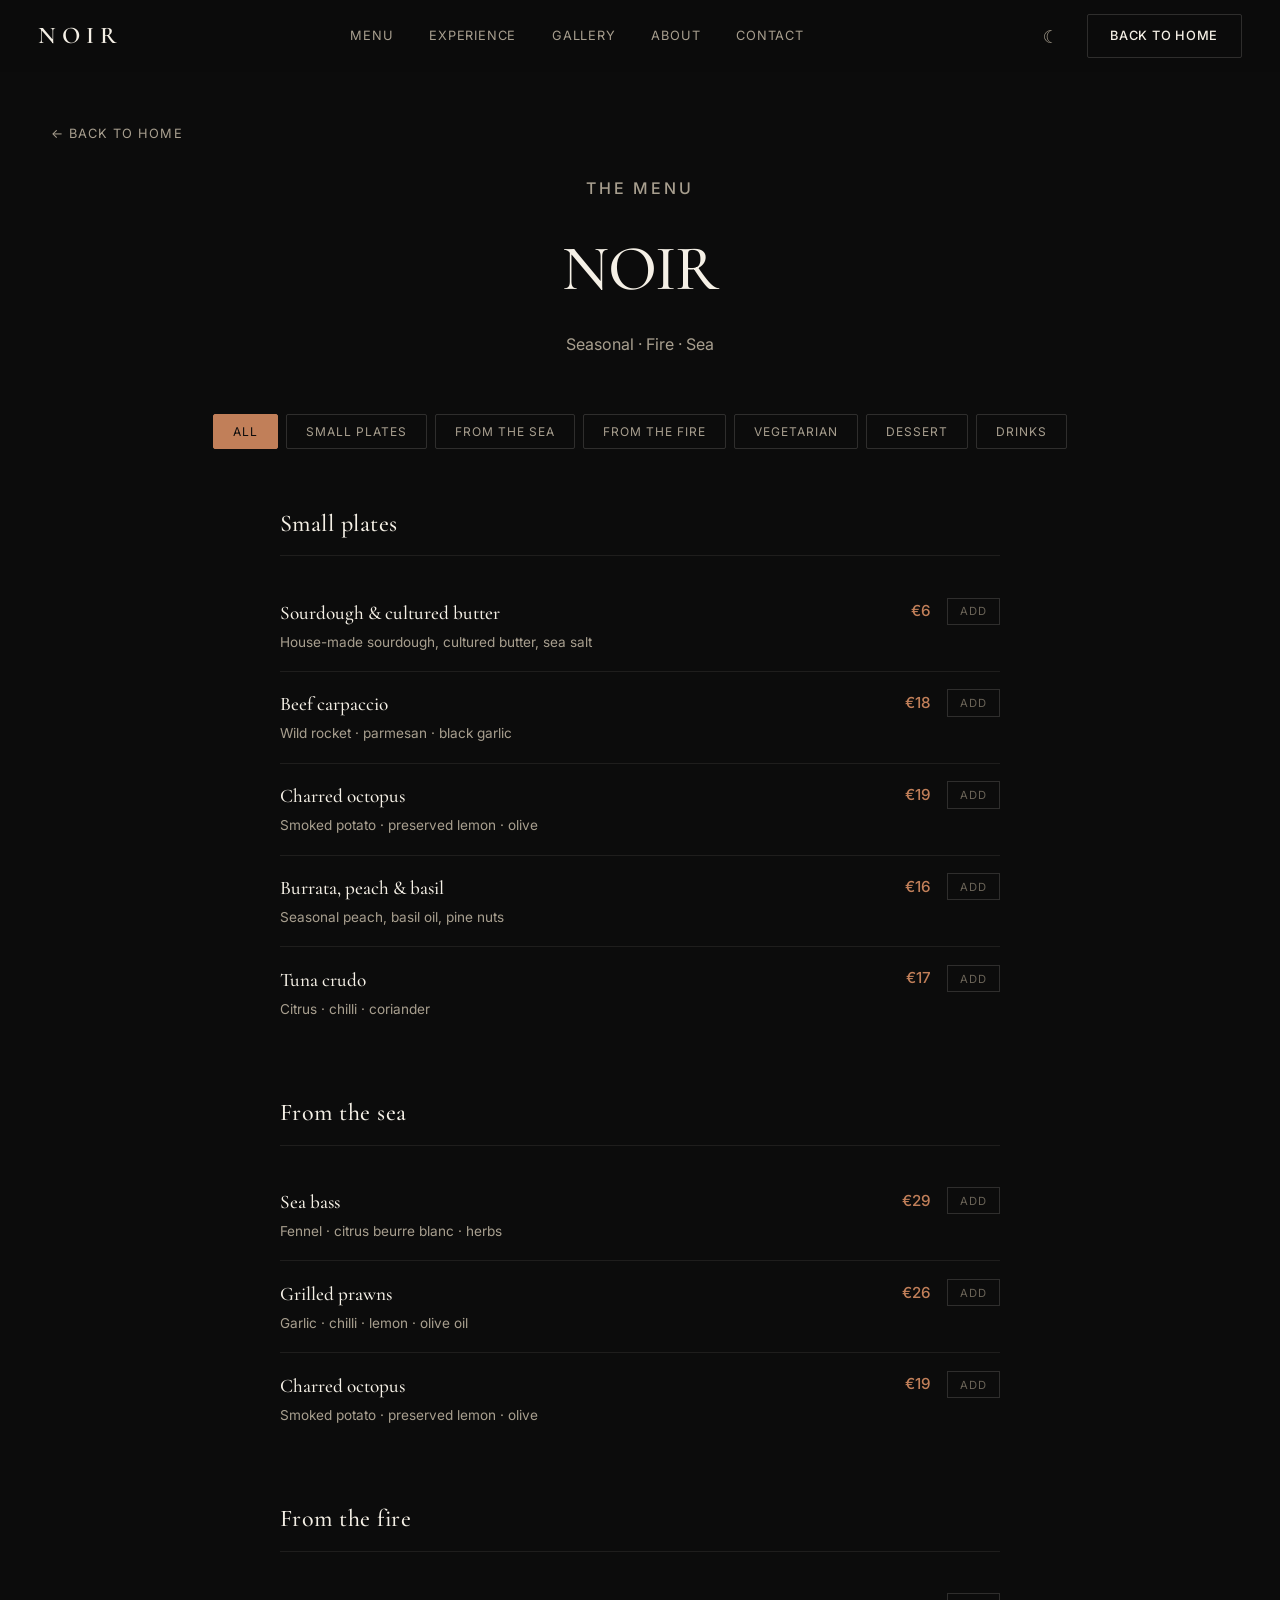
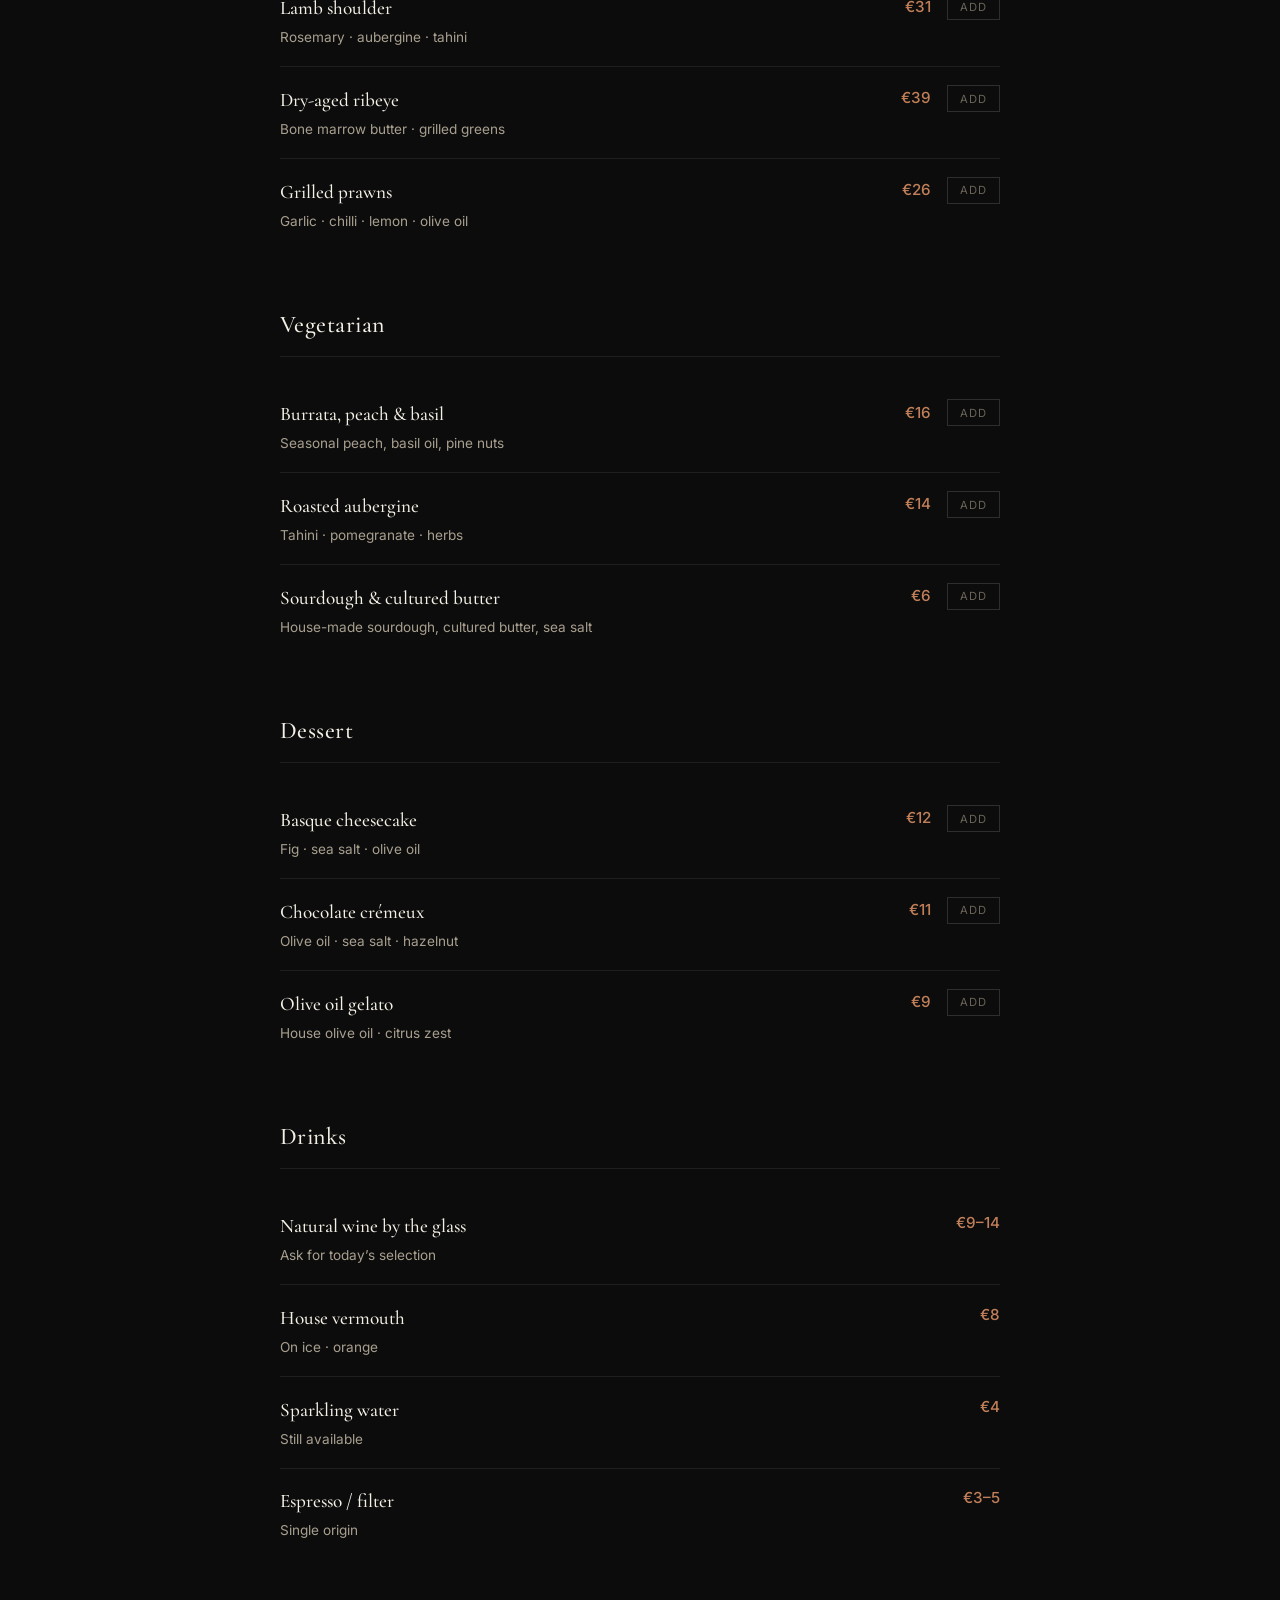
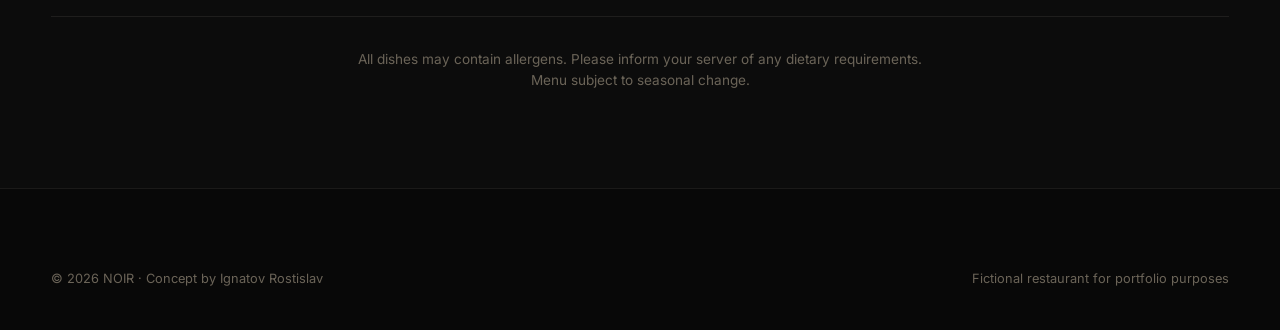
<file: menu.html>
<!DOCTYPE html>
<html lang="en">
<head>
  <meta charset="UTF-8">
  <meta name="viewport" content="width=device-width, initial-scale=1.0">
  <title>Menu — NOIR</title>
  <meta name="description" content="Full menu of NOIR — modern Mediterranean cuisine in Tallinn.">
  <link rel="preconnect" href="https://fonts.googleapis.com">
  <link rel="preconnect" href="https://fonts.gstatic.com" crossorigin>
  <link href="https://fonts.googleapis.com/css2?family=Cormorant+Garamond:ital,wght@0,400;0,500;0,600;0,700;1,400&family=Inter:wght@300;400;500;600&display=swap" rel="stylesheet">
  <link rel="stylesheet" href="styles.css">
  <style>
    .menu-page {
      padding-top: calc(var(--header-h) + 3rem);
      padding-bottom: 6rem;
      min-height: 100vh;
    }

    .menu-hero {
      text-align: center;
      margin-bottom: 3.5rem;
    }

    .menu-hero h1 {
      font-family: var(--font-serif);
      font-size: clamp(2.5rem, 6vw, 4rem);
      font-weight: 500;
      letter-spacing: -0.02em;
      margin-bottom: 0.75rem;
    }

    .menu-hero p {
      color: var(--text-muted);
      font-size: 1rem;
    }

    .menu-filters {
      display: flex;
      flex-wrap: wrap;
      gap: 0.5rem;
      justify-content: center;
      margin-bottom: 3.5rem;
      padding: 0 1rem;
    }

    .filter-btn {
      padding: 0.55rem 1.2rem;
      font-size: 0.75rem;
      letter-spacing: 0.08em;
      text-transform: uppercase;
      border: 1px solid var(--border-strong);
      color: var(--text-muted);
      transition: all 0.3s;
      border-radius: var(--radius);
    }

    .filter-btn:hover {
      border-color: var(--accent);
      color: var(--text);
    }

    .filter-btn.active {
      background: var(--accent);
      border-color: var(--accent);
      color: #0c0c0c;
    }

    .menu-sections {
      width: min(720px, 92%);
      margin: 0 auto;
    }

    .menu-section {
      margin-bottom: 3.5rem;
    }

    .menu-section.hidden {
      display: none;
    }

    .menu-section h2 {
      font-family: var(--font-serif);
      font-size: 1.5rem;
      font-weight: 500;
      margin-bottom: 1.5rem;
      padding-bottom: 0.75rem;
      border-bottom: 1px solid var(--border);
      letter-spacing: 0.02em;
    }

    .menu-item {
      display: flex;
      justify-content: space-between;
      align-items: flex-start;
      gap: 1.5rem;
      padding: 1.1rem 0;
      border-bottom: 1px solid var(--border);
      transition: background 0.3s;
    }

    .menu-item:last-child {
      border-bottom: none;
    }

    .menu-item-info h3 {
      font-family: var(--font-serif);
      font-size: 1.2rem;
      font-weight: 500;
      margin-bottom: 0.2rem;
    }

    .menu-item-info p {
      font-size: 0.85rem;
      color: var(--text-muted);
    }

    .menu-item-right {
      display: flex;
      align-items: center;
      gap: 1rem;
      flex-shrink: 0;
    }

    .menu-item-price {
      font-size: 0.95rem;
      font-weight: 500;
      color: var(--accent);
      min-width: 3rem;
      text-align: right;
    }

    .menu-add {
      font-size: 0.7rem;
      letter-spacing: 0.08em;
      text-transform: uppercase;
      color: var(--text-dim);
      border: 1px solid var(--border-strong);
      padding: 0.35rem 0.75rem;
      transition: all 0.25s;
    }

    .menu-add:hover {
      background: var(--accent);
      border-color: var(--accent);
      color: #0c0c0c;
    }

    .back-home {
      display: inline-flex;
      align-items: center;
      gap: 0.5rem;
      font-size: 0.8rem;
      letter-spacing: 0.08em;
      text-transform: uppercase;
      color: var(--text-muted);
      margin-bottom: 2rem;
      transition: color 0.3s;
    }

    .back-home:hover {
      color: var(--accent);
    }

    .menu-note {
      text-align: center;
      color: var(--text-dim);
      font-size: 0.85rem;
      margin-top: 3rem;
      padding-top: 2rem;
      border-top: 1px solid var(--border);
    }
  </style>
</head>
<body>
  <header class="header scrolled" id="header">
    <div class="header-inner">
      <a href="index.html" class="logo">NOIR</a>
      <nav class="nav">
        <a href="index.html#menu" class="nav-link">Menu</a>
        <a href="index.html#experience" class="nav-link">Experience</a>
        <a href="index.html#gallery" class="nav-link">Gallery</a>
        <a href="index.html#about" class="nav-link">About</a>
        <a href="index.html#contact" class="nav-link">Contact</a>
      </nav>
      <div class="header-actions">
        <button class="theme-toggle" id="themeToggle" aria-label="Toggle theme">
          <span class="theme-icon">☾</span>
        </button>
        <a href="index.html" class="btn btn-outline reserve-btn">Back to home</a>
        <button class="menu-toggle" id="menuToggle" aria-label="Menu">
          <span></span><span></span><span></span>
        </button>
      </div>
    </div>
  </header>

  <div class="mobile-nav" id="mobileNav">
    <nav>
      <a href="index.html" class="mobile-link">Home</a>
      <a href="index.html#menu" class="mobile-link">Menu</a>
      <a href="index.html#experience" class="mobile-link">Experience</a>
      <a href="index.html#contact" class="mobile-link">Contact</a>
    </nav>
  </div>

  <main class="menu-page">
    <div class="container">
      <a href="index.html" class="back-home">← Back to home</a>

      <div class="menu-hero">
        <p class="section-eyebrow">The menu</p>
        <h1>NOIR</h1>
        <p>Seasonal · Fire · Sea</p>
      </div>

      <div class="menu-filters" id="menuFilters">
        <button class="filter-btn active" data-filter="all">All</button>
        <button class="filter-btn" data-filter="small">Small plates</button>
        <button class="filter-btn" data-filter="sea">From the sea</button>
        <button class="filter-btn" data-filter="fire">From the fire</button>
        <button class="filter-btn" data-filter="veg">Vegetarian</button>
        <button class="filter-btn" data-filter="dessert">Dessert</button>
        <button class="filter-btn" data-filter="drinks">Drinks</button>
      </div>

      <div class="menu-sections" id="menuSections">
        <section class="menu-section" data-category="small">
          <h2>Small plates</h2>
          <div class="menu-item">
            <div class="menu-item-info">
              <h3>Sourdough & cultured butter</h3>
              <p>House-made sourdough, cultured butter, sea salt</p>
            </div>
            <div class="menu-item-right">
              <span class="menu-item-price">€6</span>
              <button class="menu-add" data-name="Sourdough & cultured butter" data-price="6">Add</button>
            </div>
          </div>
          <div class="menu-item">
            <div class="menu-item-info">
              <h3>Beef carpaccio</h3>
              <p>Wild rocket · parmesan · black garlic</p>
            </div>
            <div class="menu-item-right">
              <span class="menu-item-price">€18</span>
              <button class="menu-add" data-name="Beef Carpaccio" data-price="18">Add</button>
            </div>
          </div>
          <div class="menu-item">
            <div class="menu-item-info">
              <h3>Charred octopus</h3>
              <p>Smoked potato · preserved lemon · olive</p>
            </div>
            <div class="menu-item-right">
              <span class="menu-item-price">€19</span>
              <button class="menu-add" data-name="Charred Octopus" data-price="19">Add</button>
            </div>
          </div>
          <div class="menu-item">
            <div class="menu-item-info">
              <h3>Burrata, peach & basil</h3>
              <p>Seasonal peach, basil oil, pine nuts</p>
            </div>
            <div class="menu-item-right">
              <span class="menu-item-price">€16</span>
              <button class="menu-add" data-name="Burrata, peach & basil" data-price="16">Add</button>
            </div>
          </div>
          <div class="menu-item">
            <div class="menu-item-info">
              <h3>Tuna crudo</h3>
              <p>Citrus · chilli · coriander</p>
            </div>
            <div class="menu-item-right">
              <span class="menu-item-price">€17</span>
              <button class="menu-add" data-name="Tuna crudo" data-price="17">Add</button>
            </div>
          </div>
        </section>

        <section class="menu-section" data-category="sea">
          <h2>From the sea</h2>
          <div class="menu-item">
            <div class="menu-item-info">
              <h3>Sea bass</h3>
              <p>Fennel · citrus beurre blanc · herbs</p>
            </div>
            <div class="menu-item-right">
              <span class="menu-item-price">€29</span>
              <button class="menu-add" data-name="Sea Bass" data-price="29">Add</button>
            </div>
          </div>
          <div class="menu-item">
            <div class="menu-item-info">
              <h3>Grilled prawns</h3>
              <p>Garlic · chilli · lemon · olive oil</p>
            </div>
            <div class="menu-item-right">
              <span class="menu-item-price">€26</span>
              <button class="menu-add" data-name="Grilled prawns" data-price="26">Add</button>
            </div>
          </div>
          <div class="menu-item">
            <div class="menu-item-info">
              <h3>Charred octopus</h3>
              <p>Smoked potato · preserved lemon · olive</p>
            </div>
            <div class="menu-item-right">
              <span class="menu-item-price">€19</span>
              <button class="menu-add" data-name="Charred Octopus" data-price="19">Add</button>
            </div>
          </div>
        </section>

        <section class="menu-section" data-category="fire">
          <h2>From the fire</h2>
          <div class="menu-item">
            <div class="menu-item-info">
              <h3>Lamb shoulder</h3>
              <p>Rosemary · aubergine · tahini</p>
            </div>
            <div class="menu-item-right">
              <span class="menu-item-price">€31</span>
              <button class="menu-add" data-name="Lamb Shoulder" data-price="31">Add</button>
            </div>
          </div>
          <div class="menu-item">
            <div class="menu-item-info">
              <h3>Dry-aged ribeye</h3>
              <p>Bone marrow butter · grilled greens</p>
            </div>
            <div class="menu-item-right">
              <span class="menu-item-price">€39</span>
              <button class="menu-add" data-name="Dry-aged ribeye" data-price="39">Add</button>
            </div>
          </div>
          <div class="menu-item">
            <div class="menu-item-info">
              <h3>Grilled prawns</h3>
              <p>Garlic · chilli · lemon · olive oil</p>
            </div>
            <div class="menu-item-right">
              <span class="menu-item-price">€26</span>
              <button class="menu-add" data-name="Grilled prawns" data-price="26">Add</button>
            </div>
          </div>
        </section>

        <section class="menu-section" data-category="veg">
          <h2>Vegetarian</h2>
          <div class="menu-item">
            <div class="menu-item-info">
              <h3>Burrata, peach & basil</h3>
              <p>Seasonal peach, basil oil, pine nuts</p>
            </div>
            <div class="menu-item-right">
              <span class="menu-item-price">€16</span>
              <button class="menu-add" data-name="Burrata, peach & basil" data-price="16">Add</button>
            </div>
          </div>
          <div class="menu-item">
            <div class="menu-item-info">
              <h3>Roasted aubergine</h3>
              <p>Tahini · pomegranate · herbs</p>
            </div>
            <div class="menu-item-right">
              <span class="menu-item-price">€14</span>
              <button class="menu-add" data-name="Roasted aubergine" data-price="14">Add</button>
            </div>
          </div>
          <div class="menu-item">
            <div class="menu-item-info">
              <h3>Sourdough & cultured butter</h3>
              <p>House-made sourdough, cultured butter, sea salt</p>
            </div>
            <div class="menu-item-right">
              <span class="menu-item-price">€6</span>
              <button class="menu-add" data-name="Sourdough & cultured butter" data-price="6">Add</button>
            </div>
          </div>
        </section>

        <section class="menu-section" data-category="dessert">
          <h2>Dessert</h2>
          <div class="menu-item">
            <div class="menu-item-info">
              <h3>Basque cheesecake</h3>
              <p>Fig · sea salt · olive oil</p>
            </div>
            <div class="menu-item-right">
              <span class="menu-item-price">€12</span>
              <button class="menu-add" data-name="Basque Cheesecake" data-price="12">Add</button>
            </div>
          </div>
          <div class="menu-item">
            <div class="menu-item-info">
              <h3>Chocolate crémeux</h3>
              <p>Olive oil · sea salt · hazelnut</p>
            </div>
            <div class="menu-item-right">
              <span class="menu-item-price">€11</span>
              <button class="menu-add" data-name="Chocolate crémeux" data-price="11">Add</button>
            </div>
          </div>
          <div class="menu-item">
            <div class="menu-item-info">
              <h3>Olive oil gelato</h3>
              <p>House olive oil · citrus zest</p>
            </div>
            <div class="menu-item-right">
              <span class="menu-item-price">€9</span>
              <button class="menu-add" data-name="Olive oil gelato" data-price="9">Add</button>
            </div>
          </div>
        </section>

        <section class="menu-section" data-category="drinks">
          <h2>Drinks</h2>
          <div class="menu-item">
            <div class="menu-item-info">
              <h3>Natural wine by the glass</h3>
              <p>Ask for today’s selection</p>
            </div>
            <div class="menu-item-right">
              <span class="menu-item-price">€9–14</span>
            </div>
          </div>
          <div class="menu-item">
            <div class="menu-item-info">
              <h3>House vermouth</h3>
              <p>On ice · orange</p>
            </div>
            <div class="menu-item-right">
              <span class="menu-item-price">€8</span>
            </div>
          </div>
          <div class="menu-item">
            <div class="menu-item-info">
              <h3>Sparkling water</h3>
              <p>Still available</p>
            </div>
            <div class="menu-item-right">
              <span class="menu-item-price">€4</span>
            </div>
          </div>
          <div class="menu-item">
            <div class="menu-item-info">
              <h3>Espresso / filter</h3>
              <p>Single origin</p>
            </div>
            <div class="menu-item-right">
              <span class="menu-item-price">€3–5</span>
            </div>
          </div>
        </section>
      </div>

      <p class="menu-note">All dishes may contain allergens. Please inform your server of any dietary requirements.<br>Menu subject to seasonal change.</p>
    </div>
  </main>

  <footer class="footer">
    <div class="container">
      <div class="footer-bottom" style="border:none; padding-top:0;">
        <p>© 2026 NOIR · Concept by Ignatov Rostislav</p>
        <p class="footer-note">Fictional restaurant for portfolio purposes</p>
      </div>
    </div>
  </footer>

  <script>
    // Theme
    const root = document.documentElement;
    const saved = localStorage.getItem('noir-theme');
    if (saved) root.setAttribute('data-theme', saved);
    const themeToggle = document.getElementById('themeToggle');
    const updateIcon = () => {
      themeToggle.querySelector('.theme-icon').textContent =
        root.getAttribute('data-theme') === 'light' ? '☀' : '☾';
    };
    updateIcon();
    themeToggle.addEventListener('click', () => {
      const next = root.getAttribute('data-theme') === 'light' ? 'dark' : 'light';
      if (next === 'dark') root.removeAttribute('data-theme');
      else root.setAttribute('data-theme', 'light');
      localStorage.setItem('noir-theme', next === 'dark' ? '' : 'light');
      updateIcon();
    });

    // Mobile menu
    const menuToggle = document.getElementById('menuToggle');
    const mobileNav = document.getElementById('mobileNav');
    menuToggle.addEventListener('click', () => {
      mobileNav.classList.toggle('open');
      document.body.style.overflow = mobileNav.classList.contains('open') ? 'hidden' : '';
    });
    mobileNav.querySelectorAll('a').forEach(a => {
      a.addEventListener('click', () => {
        mobileNav.classList.remove('open');
        document.body.style.overflow = '';
      });
    });

    // Filters
    const filterBtns = document.querySelectorAll('.filter-btn');
    const sections = document.querySelectorAll('.menu-section');

    filterBtns.forEach(btn => {
      btn.addEventListener('click', () => {
        filterBtns.forEach(b => b.classList.remove('active'));
        btn.classList.add('active');
        const filter = btn.dataset.filter;
        sections.forEach(sec => {
          if (filter === 'all' || sec.dataset.category === filter) {
            sec.classList.remove('hidden');
          } else {
            sec.classList.add('hidden');
          }
        });
      });
    });

    // Simple add feedback (cart is on main page)
    document.querySelectorAll('.menu-add').forEach(btn => {
      btn.addEventListener('click', () => {
        const orig = btn.textContent;
        btn.textContent = 'Added';
        setTimeout(() => btn.textContent = orig, 1000);
      });
    });
  </script>
</body>
</html>
</file>
<file: styles.css>
/* ============================================
   NOIR — Modern Mediterranean Restaurant
   Dark, refined, spacious
   ============================================ */

:root {
  --bg: #0c0c0c;
  --bg-elevated: #141414;
  --bg-soft: #1a1a1a;
  --text: #f5f0e6;
  --text-muted: #a89f8f;
  --text-dim: #6b6458;
  --accent: #c17f59;          /* terracotta */
  --accent-soft: #d4a574;
  --olive: #8b9a6b;
  --border: rgba(245, 240, 230, 0.08);
  --border-strong: rgba(245, 240, 230, 0.15);
  --font-serif: 'Cormorant Garamond', Georgia, serif;
  --font-sans: 'Inter', system-ui, sans-serif;
  --ease: cubic-bezier(0.25, 0.1, 0.25, 1);
  --ease-out: cubic-bezier(0.16, 1, 0.3, 1);
  --header-h: 72px;
  --radius: 2px;
}

/* Light theme */
[data-theme="light"] {
  --bg: #f7f3eb;
  --bg-elevated: #ffffff;
  --bg-soft: #efe9df;
  --text: #1a1814;
  --text-muted: #5c564c;
  --text-dim: #8a8378;
  --accent: #b56b3f;
  --accent-soft: #c17f59;
  --border: rgba(26, 24, 20, 0.08);
  --border-strong: rgba(26, 24, 20, 0.15);
}

*, *::before, *::after {
  box-sizing: border-box;
  margin: 0;
  padding: 0;
}

html {
  scroll-behavior: smooth;
  font-size: 16px;
}

body {
  font-family: var(--font-sans);
  background: var(--bg);
  color: var(--text);
  line-height: 1.6;
  -webkit-font-smoothing: antialiased;
  overflow-x: hidden;
}

img {
  max-width: 100%;
  display: block;
  object-fit: cover;
}

a {
  color: inherit;
  text-decoration: none;
}

button {
  font-family: inherit;
  cursor: pointer;
  border: none;
  background: none;
  color: inherit;
}

.container {
  width: min(1200px, 92%);
  margin: 0 auto;
}

/* Typography */
.section-eyebrow {
  font-family: var(--font-sans);
  font-size: 0.75rem;
  font-weight: 500;
  letter-spacing: 0.18em;
  text-transform: uppercase;
  color: var(--accent);
  margin-bottom: 1rem;
}

.section-title {
  font-family: var(--font-serif);
  font-weight: 500;
  font-size: clamp(2rem, 4.5vw, 3.25rem);
  line-height: 1.15;
  letter-spacing: -0.02em;
}

/* Buttons */
.btn {
  display: inline-flex;
  align-items: center;
  justify-content: center;
  gap: 0.5rem;
  padding: 0.9rem 1.75rem;
  font-size: 0.8rem;
  font-weight: 500;
  letter-spacing: 0.06em;
  text-transform: uppercase;
  border-radius: var(--radius);
  transition: all 0.35s var(--ease);
  white-space: nowrap;
}

.btn-primary {
  background: var(--accent);
  color: #0c0c0c;
}

.btn-primary:hover {
  background: var(--accent-soft);
  transform: translateY(-1px);
}

.btn-outline {
  border: 1px solid var(--border-strong);
  color: var(--text);
}

.btn-outline:hover {
  border-color: var(--accent);
  color: var(--accent);
}

.btn-ghost {
  color: var(--text);
  border-bottom: 1px solid transparent;
  padding: 0.5rem 0;
}

.btn-ghost:hover {
  border-color: var(--accent);
  color: var(--accent);
}

.btn-full {
  width: 100%;
}

/* ========== LOADER ========== */
.loader {
  position: fixed;
  inset: 0;
  z-index: 9999;
  background: var(--bg);
  display: flex;
  align-items: center;
  justify-content: center;
  transition: opacity 0.6s var(--ease), visibility 0.6s;
}

.loader.hidden {
  opacity: 0;
  visibility: hidden;
  pointer-events: none;
}

.loader-logo {
  font-family: var(--font-serif);
  font-size: 2.5rem;
  letter-spacing: 0.3em;
  display: block;
  margin-bottom: 1.5rem;
  text-align: center;
}

.loader-bar {
  width: 120px;
  height: 1px;
  background: var(--border);
  overflow: hidden;
}

.loader-progress {
  height: 100%;
  width: 0;
  background: var(--accent);
  animation: load 1.2s var(--ease-out) forwards;
}

@keyframes load {
  to { width: 100%; }
}

/* ========== HEADER ========== */
.header {
  position: fixed;
  top: 0;
  left: 0;
  right: 0;
  z-index: 100;
  height: var(--header-h);
  transition: background 0.4s, backdrop-filter 0.4s;
}

.header.scrolled {
  background: rgba(12, 12, 12, 0.85);
  backdrop-filter: blur(16px);
}

[data-theme="light"] .header.scrolled {
  background: rgba(247, 243, 235, 0.9);
}

.header-inner {
  height: 100%;
  width: min(1400px, 94%);
  margin: 0 auto;
  display: flex;
  align-items: center;
  justify-content: space-between;
  gap: 2rem;
}

.logo {
  font-family: var(--font-serif);
  font-size: 1.5rem;
  font-weight: 600;
  letter-spacing: 0.25em;
}

.nav {
  display: flex;
  gap: 2.25rem;
}

.nav-link {
  font-size: 0.8rem;
  font-weight: 400;
  letter-spacing: 0.06em;
  text-transform: uppercase;
  color: var(--text-muted);
  transition: color 0.3s;
  position: relative;
}

.nav-link::after {
  content: '';
  position: absolute;
  bottom: -4px;
  left: 0;
  width: 0;
  height: 1px;
  background: var(--accent);
  transition: width 0.3s var(--ease);
}

.nav-link:hover {
  color: var(--text);
}

.nav-link:hover::after {
  width: 100%;
}

.header-actions {
  display: flex;
  align-items: center;
  gap: 1rem;
}

.theme-toggle {
  width: 40px;
  height: 40px;
  display: flex;
  align-items: center;
  justify-content: center;
  font-size: 1.1rem;
  color: var(--text-muted);
  transition: color 0.3s;
}

.theme-toggle:hover {
  color: var(--text);
}

.reserve-btn {
  padding: 0.7rem 1.4rem;
}

.menu-toggle {
  display: none;
  flex-direction: column;
  gap: 5px;
  width: 28px;
  padding: 4px 0;
}

.menu-toggle span {
  display: block;
  height: 1.5px;
  background: var(--text);
  transition: all 0.3s;
}

/* Mobile nav */
.mobile-nav {
  position: fixed;
  inset: 0;
  z-index: 99;
  background: var(--bg);
  display: flex;
  align-items: center;
  justify-content: center;
  opacity: 0;
  visibility: hidden;
  transition: all 0.4s var(--ease);
}

.mobile-nav.open {
  opacity: 1;
  visibility: visible;
}

.mobile-nav nav {
  display: flex;
  flex-direction: column;
  align-items: center;
  gap: 1.75rem;
}

.mobile-link {
  font-family: var(--font-serif);
  font-size: 2rem;
  font-weight: 500;
}

.mobile-reserve {
  margin-top: 1rem;
}

/* ========== HERO ========== */
.hero {
  position: relative;
  height: 100vh;
  min-height: 700px;
  display: flex;
  flex-direction: column;
  justify-content: center;
  align-items: center;
  text-align: center;
  overflow: hidden;
}

.hero-bg {
  position: absolute;
  inset: 0;
}

.hero-img {
  width: 100%;
  height: 100%;
  object-fit: cover;
  transform: scale(1.05);
  animation: heroZoom 20s ease-out forwards;
}

@keyframes heroZoom {
  to { transform: scale(1); }
}

.hero-overlay {
  position: absolute;
  inset: 0;
  background: linear-gradient(
    to bottom,
    rgba(12, 12, 12, 0.55) 0%,
    rgba(12, 12, 12, 0.35) 40%,
    rgba(12, 12, 12, 0.7) 100%
  );
}

[data-theme="light"] .hero-overlay {
  background: linear-gradient(
    to bottom,
    rgba(247, 243, 235, 0.4) 0%,
    rgba(247, 243, 235, 0.2) 40%,
    rgba(247, 243, 235, 0.65) 100%
  );
}

.hero-content {
  position: relative;
  z-index: 2;
  padding: 0 1.5rem;
  max-width: 800px;
}

.hero-eyebrow {
  font-size: 0.8rem;
  letter-spacing: 0.25em;
  text-transform: uppercase;
  color: var(--accent);
  margin-bottom: 1.25rem;
  opacity: 0;
  animation: fadeUp 0.9s 0.4s var(--ease-out) forwards;
}

.hero-title {
  font-family: var(--font-serif);
  font-weight: 500;
  font-size: clamp(3rem, 8vw, 5.5rem);
  line-height: 1.05;
  letter-spacing: -0.03em;
  margin-bottom: 2.5rem;
  opacity: 0;
  animation: fadeUp 0.9s 0.55s var(--ease-out) forwards;
}

.hero-cta {
  display: flex;
  gap: 1.25rem;
  justify-content: center;
  flex-wrap: wrap;
  opacity: 0;
  animation: fadeUp 0.9s 0.7s var(--ease-out) forwards;
}

.hero-footer {
  position: absolute;
  bottom: 2.5rem;
  left: 0;
  right: 0;
  z-index: 2;
  display: flex;
  justify-content: space-between;
  padding: 0 4%;
  font-size: 0.75rem;
  letter-spacing: 0.08em;
  text-transform: uppercase;
  color: var(--text-muted);
  opacity: 0;
  animation: fadeUp 0.9s 0.9s var(--ease-out) forwards;
}

.scroll-indicator {
  position: absolute;
  bottom: 2.5rem;
  left: 50%;
  transform: translateX(-50%);
  z-index: 2;
  display: flex;
  flex-direction: column;
  align-items: center;
  gap: 0.5rem;
  font-size: 0.65rem;
  letter-spacing: 0.15em;
  text-transform: uppercase;
  color: var(--text-dim);
  opacity: 0;
  animation: fadeUp 0.9s 1.1s var(--ease-out) forwards;
}

.scroll-line {
  width: 1px;
  height: 40px;
  background: linear-gradient(to bottom, var(--text-dim), transparent);
  animation: scrollPulse 2s ease-in-out infinite;
}

@keyframes scrollPulse {
  0%, 100% { opacity: 0.4; transform: scaleY(1); }
  50% { opacity: 1; transform: scaleY(0.7); }
}

@keyframes fadeUp {
  from { opacity: 0; transform: translateY(24px); }
  to { opacity: 1; transform: translateY(0); }
}

/* ========== INTRO ========== */
.intro {
  padding: 8rem 0;
}

.intro-grid {
  display: grid;
  grid-template-columns: 1fr 1fr;
  gap: 5rem;
  align-items: center;
}

.intro-text .section-title {
  margin-bottom: 1.75rem;
}

.intro-body {
  font-size: 1.05rem;
  color: var(--text-muted);
  max-width: 420px;
  line-height: 1.75;
}

.intro-image {
  position: relative;
  aspect-ratio: 4/5;
  overflow: hidden;
}

.intro-image img {
  width: 100%;
  height: 100%;
  transition: transform 0.8s var(--ease);
}

.intro-image:hover img {
  transform: scale(1.03);
}

/* ========== SIGNATURE ========== */
.signature {
  padding: 6rem 0 8rem;
  overflow: hidden;
}

.section-header {
  margin-bottom: 3rem;
}

.signature-scroll {
  display: flex;
  gap: 1.5rem;
  padding: 0 4%;
  overflow-x: auto;
  scroll-snap-type: x mandatory;
  scrollbar-width: none;
  -ms-overflow-style: none;
  padding-bottom: 1rem;
}

.signature-scroll::-webkit-scrollbar {
  display: none;
}

.dish-card {
  flex: 0 0 min(340px, 80vw);
  scroll-snap-align: start;
  background: var(--bg-elevated);
  border: 1px solid var(--border);
  overflow: hidden;
  transition: border-color 0.3s;
}

.dish-card:hover {
  border-color: var(--border-strong);
}

.dish-image {
  aspect-ratio: 1;
  overflow: hidden;
}

.dish-image img {
  width: 100%;
  height: 100%;
  transition: transform 0.7s var(--ease);
}

.dish-card:hover .dish-image img {
  transform: scale(1.05);
}

.dish-info {
  padding: 1.5rem;
  position: relative;
}

.dish-info h3 {
  font-family: var(--font-serif);
  font-size: 1.5rem;
  font-weight: 500;
  margin-bottom: 0.35rem;
}

.dish-info p {
  font-size: 0.85rem;
  color: var(--text-muted);
  margin-bottom: 1rem;
}

.price {
  font-size: 0.95rem;
  font-weight: 500;
  color: var(--accent);
}

.add-btn {
  position: absolute;
  bottom: 1.5rem;
  right: 1.5rem;
  font-size: 0.7rem;
  letter-spacing: 0.1em;
  text-transform: uppercase;
  color: var(--text-muted);
  border: 1px solid var(--border-strong);
  padding: 0.4rem 0.9rem;
  transition: all 0.3s;
}

.add-btn:hover {
  background: var(--accent);
  color: #0c0c0c;
  border-color: var(--accent);
}

.view-full {
  display: inline-block;
  margin-top: 2.5rem;
  font-size: 0.85rem;
  letter-spacing: 0.08em;
  text-transform: uppercase;
  color: var(--text-muted);
  border-bottom: 1px solid var(--border-strong);
  padding-bottom: 2px;
  transition: color 0.3s, border-color 0.3s;
}

.view-full:hover {
  color: var(--accent);
  border-color: var(--accent);
}

/* ========== EXPERIENCE ========== */
.experience {
  position: relative;
  min-height: 85vh;
  display: flex;
  align-items: center;
  padding: 6rem 0;
  overflow: hidden;
}

.experience-bg {
  position: absolute;
  inset: 0;
}

.experience-bg img {
  width: 100%;
  height: 100%;
}

.experience-overlay {
  position: absolute;
  inset: 0;
  background: linear-gradient(90deg, rgba(12,12,12,0.92) 0%, rgba(12,12,12,0.7) 45%, rgba(12,12,12,0.3) 100%);
}

[data-theme="light"] .experience-overlay {
  background: linear-gradient(90deg, rgba(247,243,235,0.95) 0%, rgba(247,243,235,0.75) 45%, rgba(247,243,235,0.3) 100%);
}

.experience-content {
  position: relative;
  z-index: 2;
  max-width: 520px;
}

.experience-content .section-title {
  margin-bottom: 1.5rem;
}

.experience-text {
  color: var(--text-muted);
  margin-bottom: 3rem;
  line-height: 1.75;
}

.experience-features {
  display: grid;
  gap: 1.75rem;
}

.feature h4 {
  font-family: var(--font-serif);
  font-size: 1.2rem;
  font-weight: 500;
  margin-bottom: 0.3rem;
}

.feature p {
  font-size: 0.9rem;
  color: var(--text-muted);
}

/* ========== ATMOSPHERE ========== */
.atmosphere {
  padding: 0;
}

.atmosphere-grid {
  display: grid;
  grid-template-columns: 1.4fr 1fr 1fr;
  grid-template-rows: 280px 280px;
  gap: 4px;
}

.atm-item {
  position: relative;
  overflow: hidden;
}

.atm-item.large {
  grid-row: span 2;
}

.atm-item img {
  width: 100%;
  height: 100%;
  transition: transform 0.8s var(--ease);
}

.atm-item:hover img {
  transform: scale(1.04);
}

.atm-caption {
  position: absolute;
  bottom: 1.25rem;
  left: 1.25rem;
  font-size: 0.7rem;
  letter-spacing: 0.15em;
  text-transform: uppercase;
  color: #fff;
  opacity: 0;
  transform: translateY(8px);
  transition: all 0.4s var(--ease);
  text-shadow: 0 1px 8px rgba(0,0,0,0.5);
}

.atm-item:hover .atm-caption {
  opacity: 1;
  transform: translateY(0);
}

/* ========== GALLERY ========== */
.gallery {
  padding: 8rem 0 6rem;
}

.gallery-masonry {
  display: grid;
  grid-template-columns: repeat(3, 1fr);
  grid-auto-rows: 220px;
  gap: 8px;
  padding: 0 4%;
  margin-top: 2rem;
}

.gallery-item {
  position: relative;
  overflow: hidden;
  cursor: pointer;
}

.gallery-item.tall {
  grid-row: span 2;
}

.gallery-item.wide {
  grid-column: span 2;
}

.gallery-item img {
  width: 100%;
  height: 100%;
  transition: transform 0.7s var(--ease), filter 0.4s;
}

.gallery-item:hover img {
  transform: scale(1.04);
  filter: brightness(1.05);
}

/* Lightbox */
.lightbox {
  position: fixed;
  inset: 0;
  z-index: 200;
  background: rgba(0,0,0,0.92);
  display: flex;
  align-items: center;
  justify-content: center;
  opacity: 0;
  visibility: hidden;
  transition: all 0.4s;
  padding: 2rem;
}

.lightbox.open {
  opacity: 1;
  visibility: visible;
}

.lightbox img {
  max-width: 90vw;
  max-height: 85vh;
  object-fit: contain;
}

.lightbox-close {
  position: absolute;
  top: 1.5rem;
  right: 1.5rem;
  font-size: 2rem;
  color: #fff;
  width: 48px;
  height: 48px;
  display: flex;
  align-items: center;
  justify-content: center;
}

/* ========== REVIEWS ========== */
.reviews {
  padding: 7rem 0;
  text-align: center;
}

.reviews-slider {
  position: relative;
  min-height: 160px;
  margin-bottom: 2.5rem;
}

.review {
  position: absolute;
  inset: 0;
  opacity: 0;
  transform: translateY(12px);
  transition: all 0.5s var(--ease);
  pointer-events: none;
}

.review.active {
  opacity: 1;
  transform: translateY(0);
  pointer-events: auto;
}

.review blockquote {
  font-family: var(--font-serif);
  font-size: clamp(1.5rem, 3.5vw, 2.25rem);
  font-weight: 400;
  font-style: italic;
  line-height: 1.4;
  max-width: 700px;
  margin: 0 auto 1.25rem;
}

.review cite {
  font-style: normal;
  font-size: 0.85rem;
  color: var(--text-muted);
  letter-spacing: 0.05em;
}

.reviews-nav {
  display: flex;
  align-items: center;
  justify-content: center;
  gap: 1.5rem;
}

.rev-prev, .rev-next {
  font-size: 1.25rem;
  color: var(--text-muted);
  transition: color 0.3s;
  width: 40px;
  height: 40px;
  display: flex;
  align-items: center;
  justify-content: center;
}

.rev-prev:hover, .rev-next:hover {
  color: var(--text);
}

.rev-count {
  font-size: 0.8rem;
  letter-spacing: 0.1em;
  color: var(--text-dim);
}

/* ========== LOCATION ========== */
.location {
  padding: 6rem 0 8rem;
}

.location-grid {
  display: grid;
  grid-template-columns: 1fr 1.2fr;
  gap: 4rem;
  align-items: stretch;
}

.location-info address {
  font-style: normal;
  font-size: 1.15rem;
  color: var(--text-muted);
  margin: 1.5rem 0 2rem;
  line-height: 1.7;
}

.hours {
  display: flex;
  gap: 2.5rem;
  margin-bottom: 2.5rem;
}

.hours strong {
  display: block;
  font-size: 0.75rem;
  letter-spacing: 0.1em;
  text-transform: uppercase;
  color: var(--text-dim);
  margin-bottom: 0.25rem;
}

.hours span {
  font-size: 1rem;
}

.location-map {
  min-height: 380px;
  border: 1px solid var(--border);
  overflow: hidden;
}

/* ========== FOOTER ========== */
.footer {
  background: #080808;
  padding: 5rem 0 2.5rem;
  border-top: 1px solid var(--border);
}

[data-theme="light"] .footer {
  background: #1a1814;
  color: #f5f0e6;
}

.footer-top {
  display: flex;
  justify-content: space-between;
  gap: 4rem;
  margin-bottom: 4rem;
}

.footer-brand .logo {
  display: block;
  margin-bottom: 0.5rem;
}

.footer-brand p {
  font-size: 0.85rem;
  color: var(--text-dim);
}

.footer-links {
  display: flex;
  gap: 4rem;
}

.footer-links h5 {
  font-size: 0.7rem;
  letter-spacing: 0.15em;
  text-transform: uppercase;
  color: var(--text-dim);
  margin-bottom: 1.25rem;
}

.footer-links a {
  display: block;
  font-size: 0.9rem;
  color: var(--text-muted);
  margin-bottom: 0.6rem;
  transition: color 0.3s;
}

.footer-links a:hover {
  color: var(--accent);
}

.footer-bottom {
  display: flex;
  justify-content: space-between;
  padding-top: 2rem;
  border-top: 1px solid var(--border);
  font-size: 0.8rem;
  color: var(--text-dim);
}

/* ========== MOBILE BAR ========== */
.mobile-bar {
  display: none;
  position: fixed;
  bottom: 0;
  left: 0;
  right: 0;
  z-index: 90;
  background: rgba(12, 12, 12, 0.95);
  backdrop-filter: blur(12px);
  border-top: 1px solid var(--border);
  padding: 0.6rem 1rem;
  padding-bottom: max(0.6rem, env(safe-area-inset-bottom));
}

.bar-item {
  flex: 1;
  display: flex;
  align-items: center;
  justify-content: center;
  font-size: 0.7rem;
  letter-spacing: 0.08em;
  text-transform: uppercase;
  color: var(--text-muted);
  padding: 0.6rem;
}

.bar-primary {
  color: var(--accent);
  font-weight: 500;
}

/* ========== CART ========== */
.cart-fab {
  position: fixed;
  bottom: 2rem;
  right: 2rem;
  z-index: 80;
  width: 56px;
  height: 56px;
  border-radius: 50%;
  background: var(--accent);
  color: #0c0c0c;
  display: flex;
  align-items: center;
  justify-content: center;
  box-shadow: 0 8px 24px rgba(0,0,0,0.35);
  transition: transform 0.3s;
}

.cart-fab:hover {
  transform: scale(1.05);
}

.cart-count {
  position: absolute;
  top: -4px;
  right: -4px;
  width: 22px;
  height: 22px;
  background: var(--bg);
  color: var(--text);
  font-size: 0.7rem;
  font-weight: 600;
  border-radius: 50%;
  display: flex;
  align-items: center;
  justify-content: center;
  border: 2px solid var(--accent);
}

.cart-drawer {
  position: fixed;
  top: 0;
  right: 0;
  width: min(400px, 100%);
  height: 100%;
  z-index: 150;
  background: var(--bg-elevated);
  border-left: 1px solid var(--border);
  display: flex;
  flex-direction: column;
  transform: translateX(100%);
  transition: transform 0.4s var(--ease-out);
}

.cart-drawer.open {
  transform: translateX(0);
}

.cart-header {
  display: flex;
  justify-content: space-between;
  align-items: center;
  padding: 1.5rem;
  border-bottom: 1px solid var(--border);
}

.cart-header h3 {
  font-family: var(--font-serif);
  font-size: 1.4rem;
  font-weight: 500;
}

.cart-close {
  font-size: 1.5rem;
  color: var(--text-muted);
}

.cart-items {
  flex: 1;
  overflow-y: auto;
  padding: 1.5rem;
}

.cart-empty {
  color: var(--text-dim);
  text-align: center;
  padding: 3rem 0;
}

.cart-item {
  display: flex;
  justify-content: space-between;
  align-items: center;
  padding: 1rem 0;
  border-bottom: 1px solid var(--border);
}

.cart-item-name {
  font-size: 0.95rem;
}

.cart-item-price {
  color: var(--accent);
  font-size: 0.9rem;
}

.cart-item-remove {
  font-size: 0.75rem;
  color: var(--text-dim);
  margin-left: 1rem;
}

.cart-footer {
  padding: 1.5rem;
  border-top: 1px solid var(--border);
}

.cart-total {
  display: flex;
  justify-content: space-between;
  margin-bottom: 1.25rem;
  font-size: 1.1rem;
}

/* ========== MODAL ========== */
.modal {
  position: fixed;
  inset: 0;
  z-index: 200;
  display: flex;
  align-items: center;
  justify-content: center;
  opacity: 0;
  visibility: hidden;
  transition: all 0.4s;
}

.modal.open {
  opacity: 1;
  visibility: visible;
}

.modal-backdrop {
  position: absolute;
  inset: 0;
  background: rgba(0,0,0,0.75);
}

.modal-content {
  position: relative;
  background: var(--bg-elevated);
  width: min(480px, 94%);
  max-height: 90vh;
  overflow-y: auto;
  padding: 2.5rem;
  border: 1px solid var(--border);
}

.modal-close {
  position: absolute;
  top: 1.25rem;
  right: 1.25rem;
  font-size: 1.5rem;
  color: var(--text-muted);
}

.step {
  display: none;
}

.step.active {
  display: block;
  animation: fadeUp 0.4s var(--ease-out);
}

.step h2 {
  font-family: var(--font-serif);
  font-size: 1.75rem;
  font-weight: 500;
  margin-bottom: 0.5rem;
}

.step-desc {
  color: var(--text-muted);
  font-size: 0.9rem;
  margin-bottom: 2rem;
}

.form-group {
  margin-bottom: 1.35rem;
}

.form-group label {
  display: block;
  font-size: 0.75rem;
  letter-spacing: 0.08em;
  text-transform: uppercase;
  color: var(--text-dim);
  margin-bottom: 0.5rem;
}

.optional {
  text-transform: none;
  letter-spacing: 0;
  color: var(--text-dim);
}

.form-group input,
.form-group select,
.form-group textarea {
  width: 100%;
  background: var(--bg);
  border: 1px solid var(--border-strong);
  color: var(--text);
  padding: 0.85rem 1rem;
  font-family: inherit;
  font-size: 0.95rem;
  border-radius: var(--radius);
  transition: border-color 0.3s;
}

.form-group input:focus,
.form-group select:focus,
.form-group textarea:focus {
  outline: none;
  border-color: var(--accent);
}

.time-slots {
  display: grid;
  grid-template-columns: repeat(3, 1fr);
  gap: 0.5rem;
}

.time-slot {
  padding: 0.7rem;
  border: 1px solid var(--border-strong);
  font-size: 0.85rem;
  text-align: center;
  transition: all 0.25s;
}

.time-slot:hover {
  border-color: var(--accent);
}

.time-slot.selected {
  background: var(--accent);
  border-color: var(--accent);
  color: #0c0c0c;
}

.step-actions {
  display: flex;
  gap: 1rem;
  margin-top: 1.5rem;
}

.step-actions .btn {
  flex: 1;
}

.success-icon {
  width: 56px;
  height: 56px;
  border-radius: 50%;
  background: var(--accent);
  color: #0c0c0c;
  font-size: 1.5rem;
  display: flex;
  align-items: center;
  justify-content: center;
  margin: 0 auto 1.5rem;
}

.confirm-details {
  background: var(--bg);
  padding: 1.25rem;
  margin: 1.5rem 0;
  text-align: center;
  border: 1px solid var(--border);
}

.confirm-details p {
  margin-bottom: 0.25rem;
}

.success-note {
  text-align: center;
  color: var(--text-muted);
  font-size: 0.9rem;
  margin-bottom: 2rem;
  line-height: 1.6;
}

/* ========== RESPONSIVE ========== */
@media (max-width: 900px) {
  .nav, .reserve-btn {
    display: none;
  }

  .menu-toggle {
    display: flex;
  }

  .intro-grid {
    grid-template-columns: 1fr;
    gap: 3rem;
  }

  .intro-image {
    aspect-ratio: 16/10;
  }

  .atmosphere-grid {
    grid-template-columns: 1fr 1fr;
    grid-template-rows: 220px 220px 220px;
  }

  .atm-item.large {
    grid-column: span 2;
    grid-row: span 1;
  }

  .gallery-masonry {
    grid-template-columns: 1fr 1fr;
    grid-auto-rows: 180px;
  }

  .gallery-item.wide {
    grid-column: span 2;
  }

  .location-grid {
    grid-template-columns: 1fr;
  }

  .location-map {
    min-height: 280px;
  }

  .footer-top {
    flex-direction: column;
    gap: 3rem;
  }

  .footer-links {
    gap: 2.5rem;
    flex-wrap: wrap;
  }

  .mobile-bar {
    display: flex;
  }

  .cart-fab {
    bottom: 5rem;
  }

  .hero-footer {
    flex-direction: column;
    gap: 0.35rem;
    align-items: center;
    text-align: center;
  }

  .scroll-indicator {
    display: none;
  }
}

@media (max-width: 600px) {
  .atmosphere-grid {
    grid-template-columns: 1fr;
    grid-template-rows: repeat(4, 200px);
  }

  .atm-item.large {
    grid-column: span 1;
  }

  .gallery-masonry {
    grid-template-columns: 1fr;
    grid-auto-rows: 240px;
  }

  .gallery-item.tall,
  .gallery-item.wide {
    grid-column: span 1;
    grid-row: span 1;
  }

  .hours {
    flex-direction: column;
    gap: 1rem;
  }

  .footer-bottom {
    flex-direction: column;
    gap: 0.5rem;
    text-align: center;
  }

  .time-slots {
    grid-template-columns: repeat(3, 1fr);
  }
}
</file>
